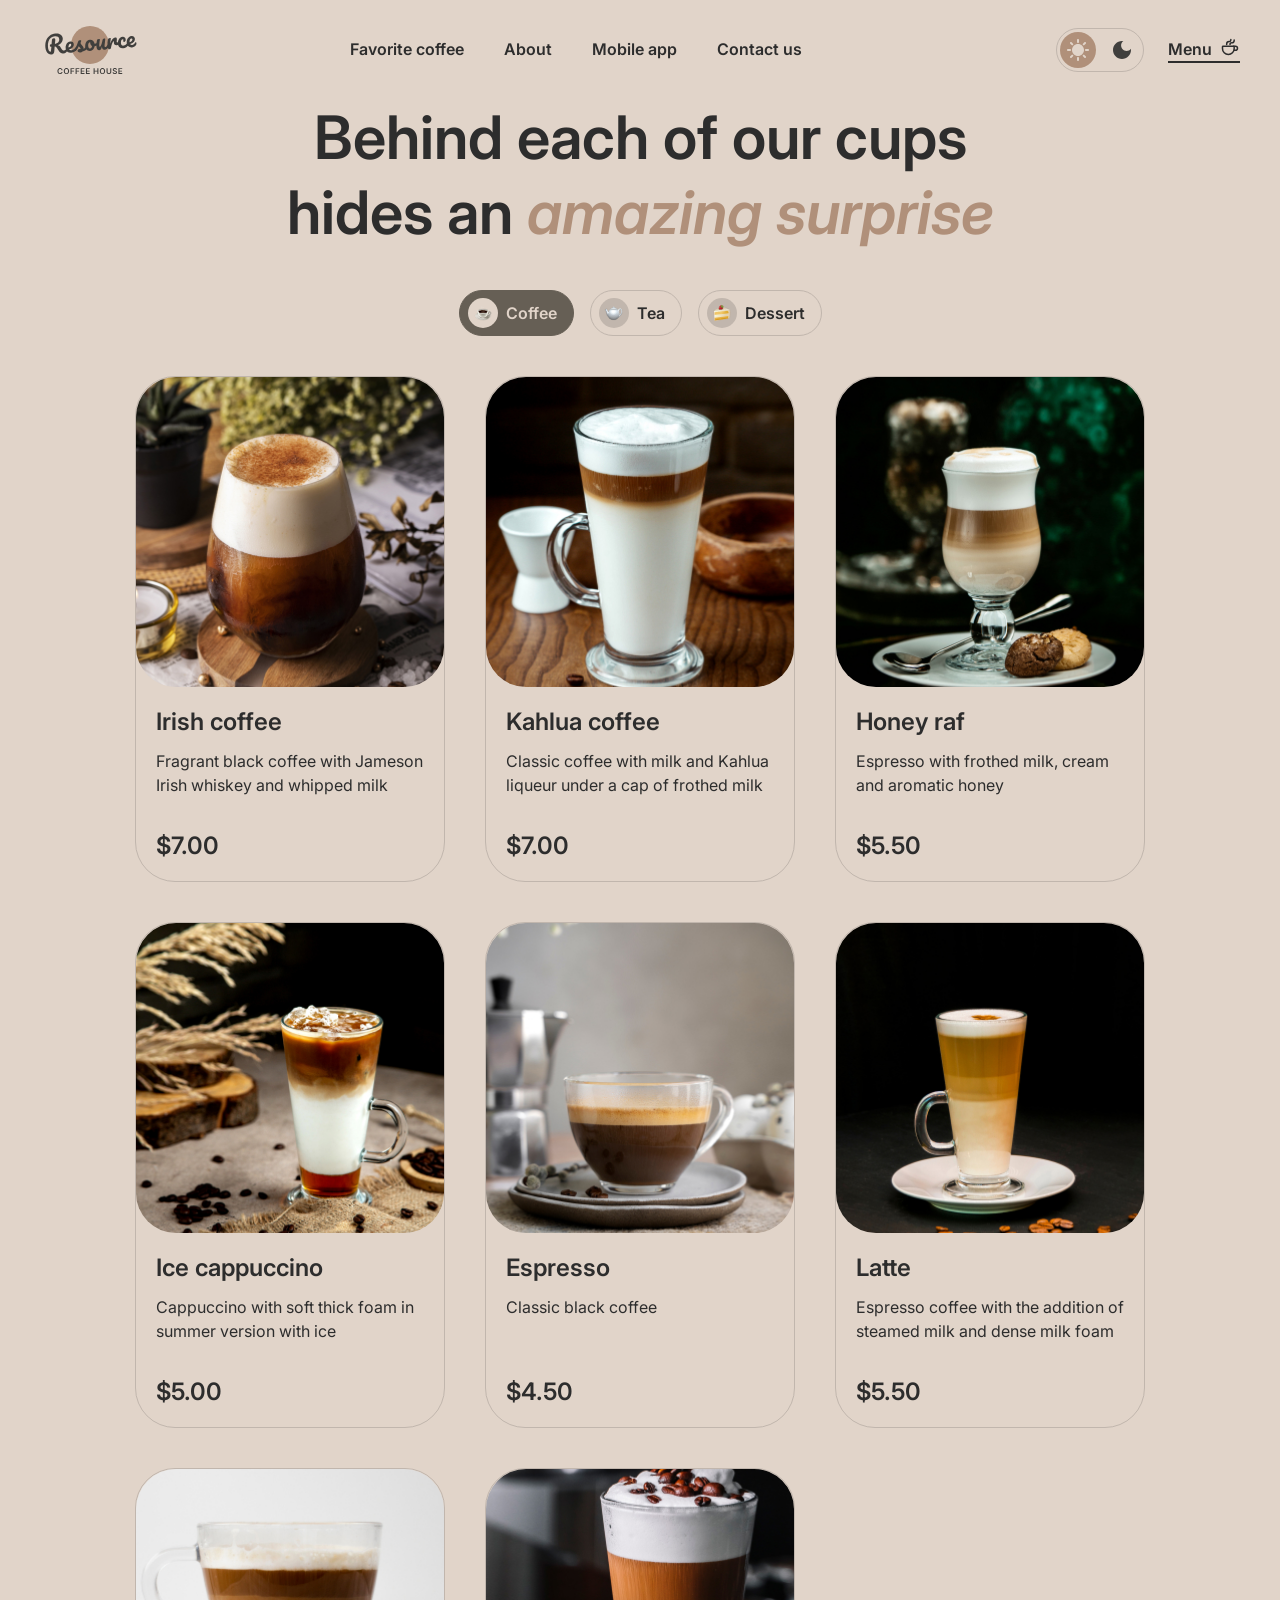
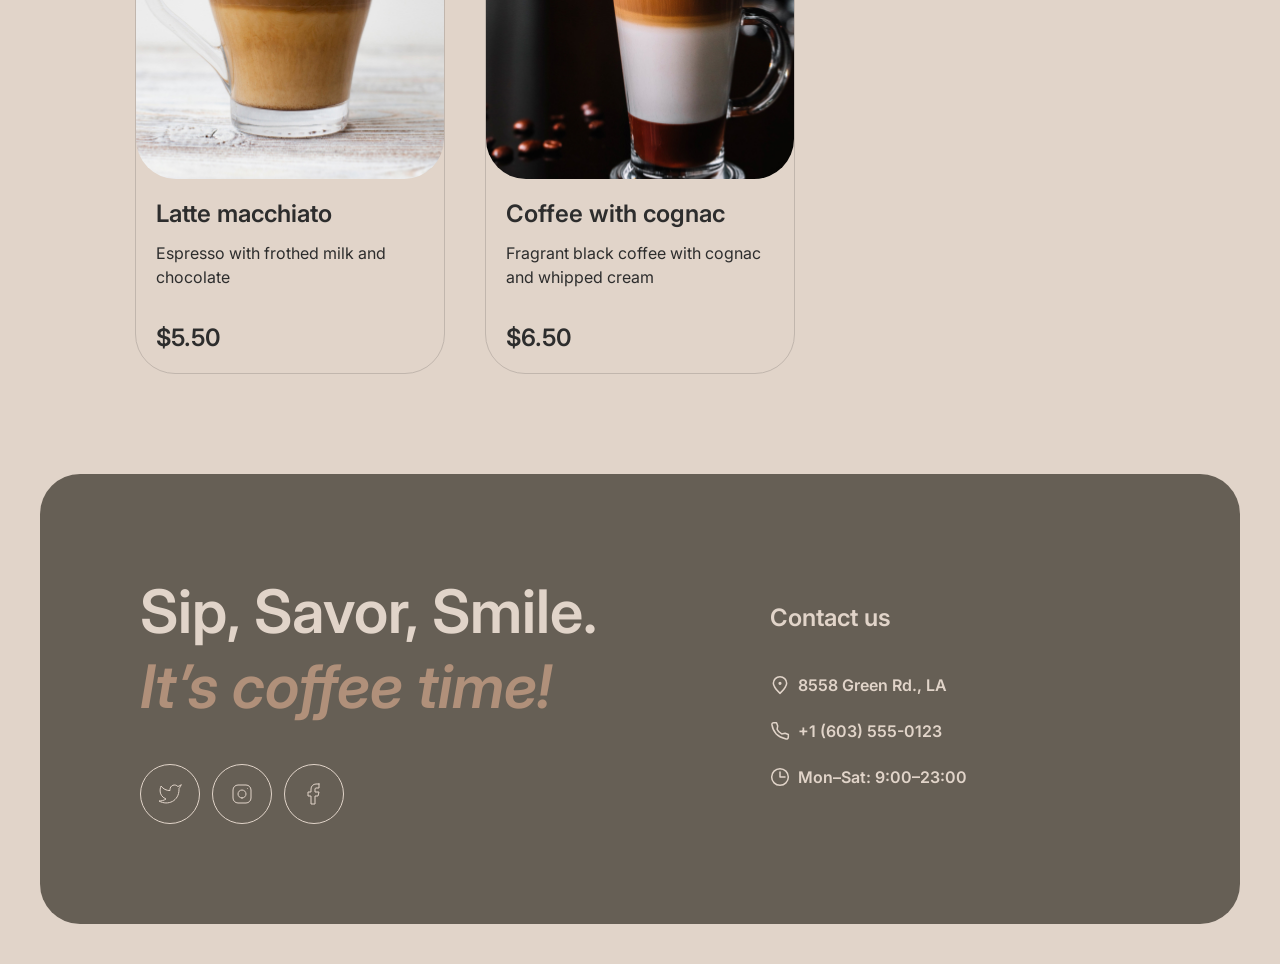
<file: pages/menu.html>
<!DOCTYPE html>
<html lang="en" data-theme="light">

<head>
  <meta charset="UTF-8">
  <meta name="viewport" content="width=device-width, initial-scale=1.0">

  <base href="../">

  <link rel="preconnect" href="https://fonts.googleapis.com">
  <link rel="preconnect" href="https://fonts.gstatic.com" crossorigin>
  <link href="https://fonts.googleapis.com/css2?family=Inter:opsz,wght@14..32,100..900&display=swap" rel="stylesheet">

  <script src="./js/set-theme.js"></script>

  <link rel="icon" href="./assets/icon/menu/coffee.svg" type="image/x-icon">

  <link rel="stylesheet" href="./styles/page-menu.css">
  <link rel="stylesheet" href="./styles/main.css">

  <title>Menu</title>
</head>

<body class="page-wrapper">

  <div class="page">
    <header class="page-header text_link">
      <div class="header-logo">
        <a href="./index.html" class="header-logo__link">
          <div class="header-logo__logo-container_light">
            <img src="./assets/icon/logo-white.svg" alt="logo">
          </div>
          <div class="header-logo__logo-container_dark">
            <img src="./assets/icon/logo-dark.svg" alt="logo">
          </div>
        </a>
      </div>

      <nav class="header-nav">
        <ul class="header-nav__list">
          <li class="header-nav__item">
            <a href="./index.html#favorite">Favorite coffee</a>
            <span class="link__line"></span>
          </li>
          <li class="header-nav__item">
            <a href="./index.html#about">About</a>
            <span class="link__line"></span>
          </li>
          <li class="header-nav__item">
            <a href="./index.html#app">Mobile app</a>
            <span class="link__line"></span>
          </li>
          <li class="header-nav__item">
            <a href="./pages/menu.html#contact">Contact us</a>
            <span class="link__line"></span>
          </li>
        </ul>
      </nav>

      <div class="header-actions">
        <div class="theme-switch">
          <button class="theme-switch__button theme-switch__button_light theme-switch__button_active">
            <svg width="36" height="36" viewBox="0 0 36 36" fill="none" xmlns="http://www.w3.org/2000/svg">
              <path
                d="M17 10V8C17 7.45 17.45 7 18 7C18.55 7 19 7.45 19 8V10C19 10.55 18.55 11 18 11C17.45 11 17 10.55 17 10ZM24.36 13.05L25.77 11.63C26.16 11.24 26.16 10.61 25.77 10.22C25.38 9.83 24.75 9.83 24.36 10.22L22.95 11.64C22.56 12.03 22.56 12.66 22.95 13.05C23.34 13.44 23.97 13.44 24.36 13.05ZM28 17H26C25.45 17 25 17.45 25 18C25 18.55 25.45 19 26 19H28C28.55 19 29 18.55 29 18C29 17.45 28.55 17 28 17ZM18 25C17.45 25 17 25.45 17 26V28C17 28.55 17.45 29 18 29C18.55 29 19 28.55 19 28V26C19 25.45 18.55 25 18 25ZM11.64 13.05L10.22 11.64C9.83 11.25 9.83 10.61 10.22 10.23C10.61 9.85 11.25 9.84 11.63 10.23L13.04 11.64C13.43 12.03 13.43 12.67 13.04 13.05C12.65 13.43 12.02 13.44 11.64 13.05ZM22.95 22.95C22.56 23.34 22.56 23.98 22.95 24.36L24.36 25.77C24.75 26.16 25.39 26.16 25.77 25.77C26.16 25.38 26.16 24.74 25.77 24.36L24.36 22.95C23.98 22.56 23.34 22.56 22.95 22.95ZM8 19H10C10.55 19 11 18.55 11 18C11 17.45 10.55 17 10 17H8C7.45 17 7 17.45 7 18C7 18.55 7.45 19 8 19ZM11.64 25.78L13.05 24.37C13.44 23.98 13.44 23.34 13.05 22.96C12.66 22.58 12.02 22.57 11.64 22.96L10.23 24.37C9.84 24.76 9.84 25.4 10.23 25.78C10.61 26.17 11.25 26.17 11.64 25.78ZM18 12C14.69 12 12 14.69 12 18C12 21.31 14.69 24 18 24C21.31 24 24 21.31 24 18C24 14.69 21.31 12 18 12Z"
                fill="#E1D4C9" />
            </svg>
          </button>
          <button class="theme-switch__button theme-switch__button_dark">
            <svg width="36" height="36" viewBox="0 0 36 36" fill="none" xmlns="http://www.w3.org/2000/svg">
              <path
                d="M18 9C13.03 9 9 13.03 9 18C9 22.97 13.03 27 18 27C22.97 27 27 22.97 27 18C27 17.54 26.96 17.08 26.9 16.64C25.92 18.01 24.32 18.9 22.5 18.9C19.52 18.9 17.1 16.48 17.1 13.5C17.1 11.69 17.99 10.08 19.36 9.1C18.92 9.04 18.46 9 18 9Z"
                fill="#403F3D" />
            </svg>
          </button>
        </div>

        <div class="coffee-menu coffee-menu_active">
          <a href="./pages/menu.html" class="coffee-menu__link">
            <span>Menu</span>
            <svg width="20" height="20" viewBox="0 0 20 20" fill="none" xmlns="http://www.w3.org/2000/svg">
              <path
                d="M14.167 9.76667V11.6667C14.167 14.8883 11.5553 17.5 8.33366 17.5C5.112 17.5 2.50033 14.8883 2.50033 11.6667V9.76667C2.50033 9.4353 2.76896 9.16667 3.10033 9.16667H13.567C13.8984 9.16667 14.167 9.4353 14.167 9.76667Z"
                stroke="#403F3D" stroke-width="1.5" stroke-linecap="round" stroke-linejoin="round" />
              <path
                d="M10.0003 7.50008C10.0003 6.66675 10.5956 5.83341 11.786 5.83341C13.101 5.83341 14.167 4.76743 14.167 3.45246V2.91675"
                stroke="#403F3D" stroke-width="1.5" stroke-linecap="round" stroke-linejoin="round" />
              <path
                d="M6.66634 7.5V7.08333C6.66634 5.70262 7.78563 4.58333 9.16634 4.58333C10.0868 4.58333 10.833 3.83714 10.833 2.91667V2.5"
                stroke="#403F3D" stroke-width="1.5" stroke-linecap="round" stroke-linejoin="round" />
              <path
                d="M13.333 9.16675H15.4163C16.5669 9.16675 17.4997 10.0995 17.4997 11.2501C17.4997 12.4007 16.5669 13.3334 15.4163 13.3334H14.1663"
                stroke="#403F3D" stroke-width="1.5" stroke-linecap="round" stroke-linejoin="round" />
            </svg>
          </a>
          <span class="link__line"></span>
        </div>

        <div class="burger-menu">
          <button class="burger-menu__button">
            <svg width="16" height="2" viewBox="0 0 16 2" fill="none" xmlns="http://www.w3.org/2000/svg">
              <path d="M0.75 0.75H16.75" stroke="#403F3D" stroke-width="1.5" stroke-linecap="round"
                stroke-linejoin="round" />
            </svg>
            <svg width="16" height="2" viewBox="0 0 16 2" fill="none" xmlns="http://www.w3.org/2000/svg">
              <path d="M0.75 0.75H16.75" stroke="#403F3D" stroke-width="1.5" stroke-linecap="round"
                stroke-linejoin="round" />
            </svg>

          </button>

          <nav class="burger-menu__nav text_burger-link">
            <ul class="burger-menu__list">
              <li>
                <a href="#favorite">Favorite coffee</a>
              </li>
              <li>
                <a href="#about">About</a>
              </li>
              <li>
                <a href="#app">Mobile app</a>
              </li>
              <li>
                <a href="./pages/menu.html#contact">Contact us</a>
              </li>
            </ul>

            <div class="burger-menu__menu-link-container burger-menu__menu-link_active">
              <a href="./pages/menu.html" class="burger-menu__menu-link">
                <span>Menu</span>
                <svg width="40" height="40" viewBox="0 0 40 40" fill="none" xmlns="http://www.w3.org/2000/svg">
                  <path
                    d="M28.3333 18.9333V25C28.3333 30.5228 23.8561 35 18.3332 35H14.9999C9.47707 35 4.99992 30.5228 4.99992 25V18.9333C4.99992 18.602 5.26855 18.3333 5.59992 18.3333H27.7333C28.0646 18.3333 28.3333 18.602 28.3333 18.9333Z"
                    stroke="#403F3D" stroke-width="2" stroke-linecap="round" stroke-linejoin="round" />
                  <path
                    d="M19.9999 15C19.9999 13.3334 21.1904 11.6667 23.5713 11.6667C24.0919 11.6667 24.7136 11.6667 25.3333 11.6667C26.9901 11.6667 28.3333 10.3236 28.3333 8.66671V5.83337"
                    stroke="#403F3D" stroke-width="2" stroke-linecap="round" stroke-linejoin="round" />
                  <path
                    d="M13.3334 15V12.1667C13.3334 10.5098 14.6766 9.16667 16.3334 9.16667H19.6667C20.7713 9.16667 21.6667 8.27124 21.6667 7.16667V5"
                    stroke="#403F3D" stroke-width="2" stroke-linecap="round" stroke-linejoin="round" />
                  <path
                    d="M26.6667 18.3334H30.8334C33.1346 18.3334 35.0001 20.1989 35.0001 22.5C35.0001 24.8012 33.1346 26.6667 30.8334 26.6667H28.3334"
                    stroke="#403F3D" stroke-width="2" stroke-linecap="round" stroke-linejoin="round" />
                </svg>
              </a>
              <span class="link__line"></span>
            </div>
          </nav>
        </div>
      </div>
    </header>

    <main class="page-main">
      <section class="menu-wrapper" id="menu">
        <header class="menu-header">
          <h1 class="heading-2">Behind each of our cups hides an <em class="text_accent">amazing surprise</em></h1>
          <ul class="menu-tabs">
            <li>
              <button class="menu-tabs__button text_link" data-category="coffee">
                <div class="menu-tabs__button-icon">
                  <img src="./assets/icon/menu/coffee.svg" alt="">
                </div>
                <span>Coffee</span>
              </button>
            </li>
            <li>
              <button class="menu-tabs__button text_link" data-category="tea">
                <div class="menu-tabs__button-icon">
                  <img src="./assets/icon/menu/teapot.svg" alt="">
                </div>
                <span>Tea</span>
              </button>
            </li>
            <li>
              <button class="menu-tabs__button text_link" data-category="dessert">
                <div class="menu-tabs__button-icon">
                  <img src="./assets/icon/menu/cake.svg" alt="">
                </div>
                <span>Dessert</span>
              </button>
            </li>
          </ul>
        </header>

        <div class="card-container"></div>

        <footer class="menu-footer">
          <div class="menu-footer__button-container">
            <button class="menu-footer__load-more-button">
              <svg width="24" height="24" viewBox="0 0 24 24" fill="none" xmlns="http://www.w3.org/2000/svg">
                <path
                  d="M21.8883 13.5C21.1645 18.3113 17.013 22 12 22C6.47715 22 2 17.5228 2 12C2 6.47715 6.47715 2 12 2C16.1006 2 19.6248 4.46819 21.1679 8"
                  stroke="#403F3D" stroke-linecap="round" stroke-linejoin="round" />
                <path d="M17 8H21.4C21.7314 8 22 7.73137 22 7.4V3" stroke="#403F3D" stroke-linecap="round"
                  stroke-linejoin="round" />
              </svg>
            </button>
          </div>
        </footer>
      </section>
    </main>

    <footer class="page-footer">
      <div class="footer-offer">
        <h2>Sip, Savor, Smile. <br> <em class="text_accent">It’s coffee time!</em></h2>
        <ul class="socials">
          <li>
            <a href="https://x.com/" class="socials__link">
              <svg width="24" height="24" viewBox="0 0 24 24" fill="none" xmlns="http://www.w3.org/2000/svg">
                <path
                  d="M23 3.01006C23 3.01006 20.9821 4.20217 19.86 4.54006C19.2577 3.84757 18.4573 3.35675 17.567 3.13398C16.6767 2.91122 15.7395 2.96725 14.8821 3.29451C14.0247 3.62177 13.2884 4.20446 12.773 4.96377C12.2575 5.72309 11.9877 6.62239 12 7.54006V8.54006C10.2426 8.58562 8.50127 8.19587 6.93101 7.4055C5.36074 6.61513 4.01032 5.44869 3 4.01006C3 4.01006 -1 13.0101 8 17.0101C5.94053 18.408 3.48716 19.109 1 19.0101C10 24.0101 21 19.0101 21 7.51006C20.9991 7.23151 20.9723 6.95365 20.92 6.68006C21.9406 5.67355 23 3.01006 23 3.01006Z"
                  stroke="#E1D4C9" stroke-linecap="round" stroke-linejoin="round" />
              </svg>
            </a>
          </li>
          <li>
            <a href="https://www.instagram.com/" class="socials__link">
              <svg width="24" height="24" viewBox="0 0 24 24" fill="none" xmlns="http://www.w3.org/2000/svg">
                <path
                  d="M12 16C14.2091 16 16 14.2091 16 12C16 9.79086 14.2091 8 12 8C9.79086 8 8 9.79086 8 12C8 14.2091 9.79086 16 12 16Z"
                  stroke="#E1D4C9" stroke-linecap="round" stroke-linejoin="round" />
                <path
                  d="M3 16V8C3 5.23858 5.23858 3 8 3H16C18.7614 3 21 5.23858 21 8V16C21 18.7614 18.7614 21 16 21H8C5.23858 21 3 18.7614 3 16Z"
                  stroke="#E1D4C9" />
                <path d="M17.5 6.51L17.51 6.49889" stroke="#E1D4C9" stroke-linecap="round" stroke-linejoin="round" />
              </svg>
            </a>
          </li>
          <li>
            <a href="https://www.facebook.com/" class="socials__link">
              <svg width="24" height="24" viewBox="0 0 24 24" fill="none" xmlns="http://www.w3.org/2000/svg">
                <path
                  d="M17 2H14C12.6739 2 11.4021 2.52678 10.4645 3.46447C9.52678 4.40215 9 5.67392 9 7V10H6V14H9V22H13V14H16L17 10H13V7C13 6.73478 13.1054 6.48043 13.2929 6.29289C13.4804 6.10536 13.7348 6 14 6H17V2Z"
                  stroke="#E1D4C9" stroke-linecap="round" stroke-linejoin="round" />
              </svg>
            </a>
          </li>
        </ul>
      </div>

      <section class="footer-contacts" id="contact">
        <h3>Contact us</h3>
        <address>
          <ul class="footer-contacts__list text_link">
            <li class="footer-contacts__item">
              <a href="https://maps.app.goo.gl/j6XxkLNZfxrReaVU9" class="footer-contacts__link">
                <img src="./assets/icon/pin-alt.svg" alt="">
                <span>8558 Green Rd., LA</span>
              </a>
              <span class="link__line"></span>
            </li>
            <li class="footer-contacts__item">
              <a href="tel:16035550123" class="footer-contacts__link">
                <img src="./assets/icon/phone.svg" alt="">
                <span>+1 (603) 555-0123</span>
              </a>
              <span class="link__line"></span>
            </li>
            <li class="footer-contacts__item_info">
              <span class="footer-contacts__info">
                <img src="./assets/icon/clock.svg" alt="">
                <span>Mon–Sat: 9:00–23:00</span>
              </span>
              <span class="link__line"></span>
            </li>
          </ul>
        </address>
      </section>
    </footer>
  </div>

  <script type="module" src="./js/themes.js"></script>
  <script type="module" src="./js/burger-menu.js"></script>
  <script type="module" src="./js/menu-categories.js"></script>
  <script type="module" src="./js/load-more-button.js"></script>
  <script type="module" src="./js/modal.js"></script>
</body>

</html>
</file>
